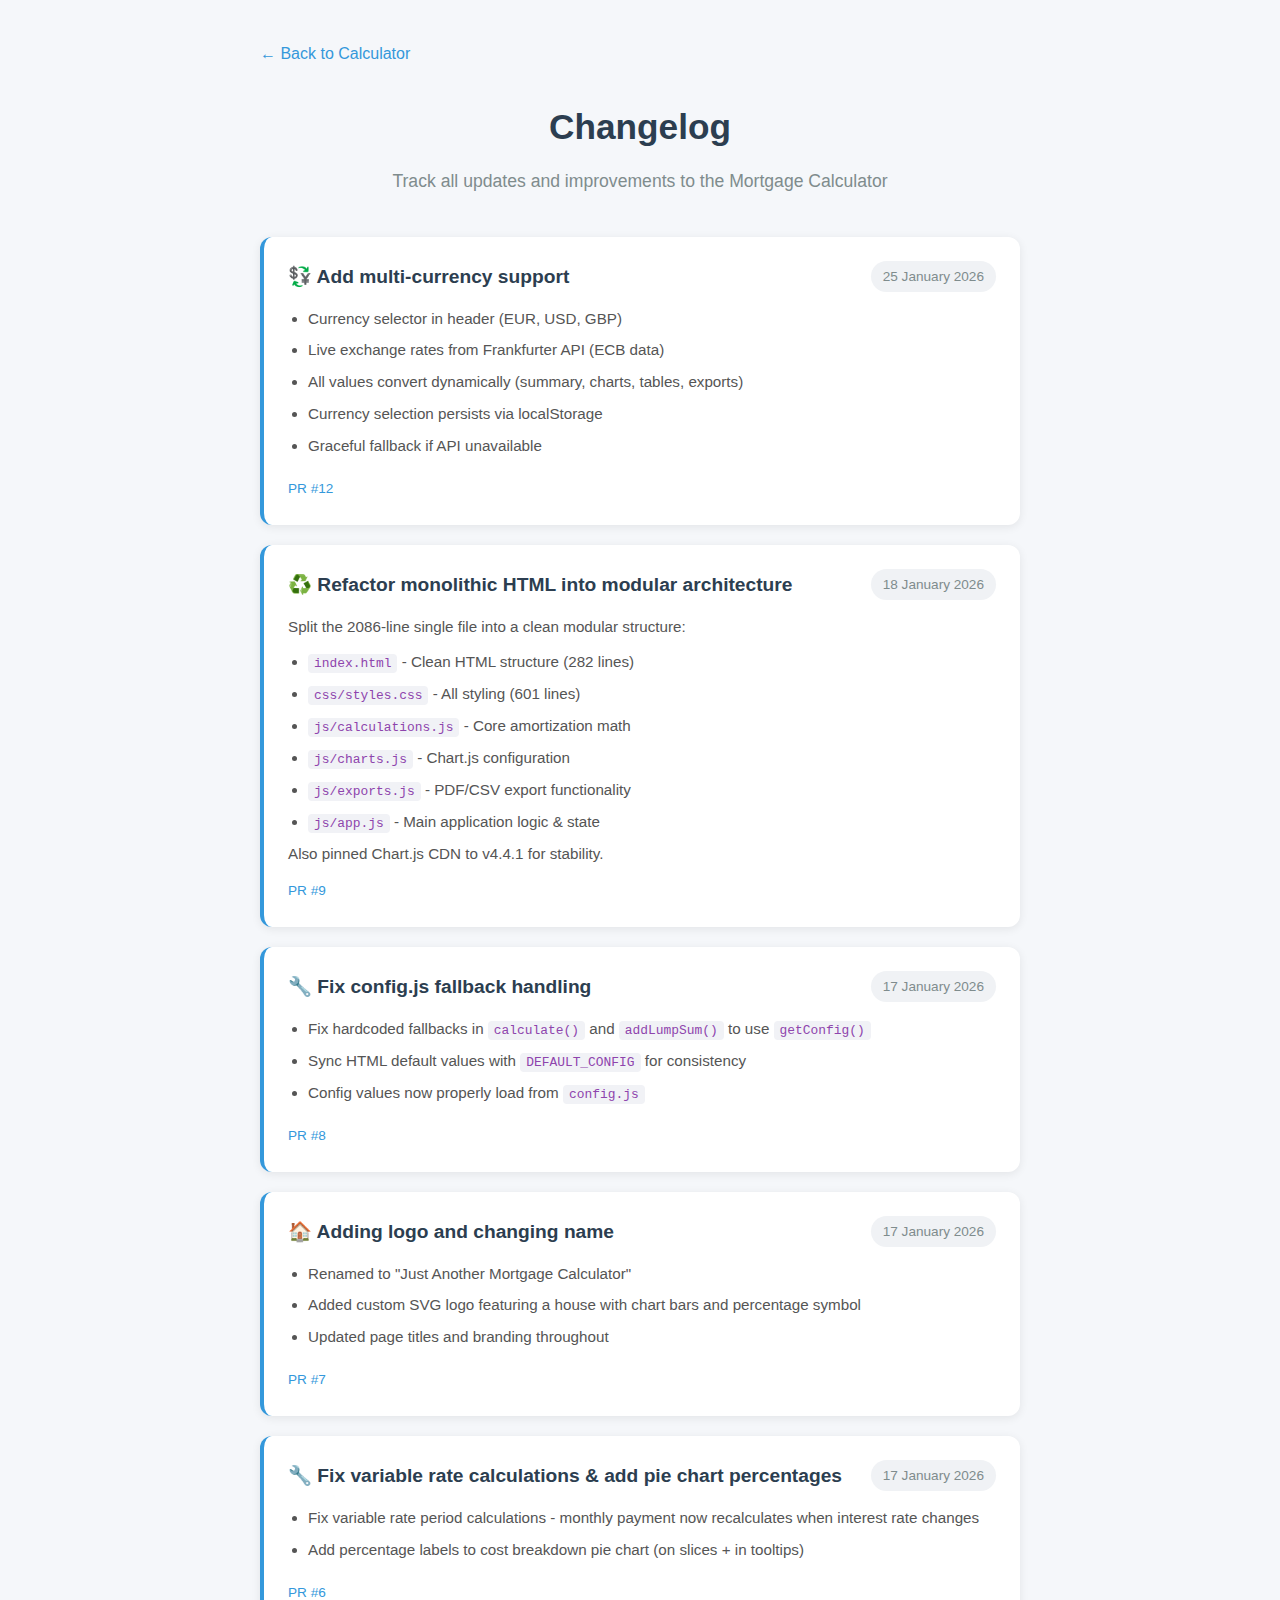
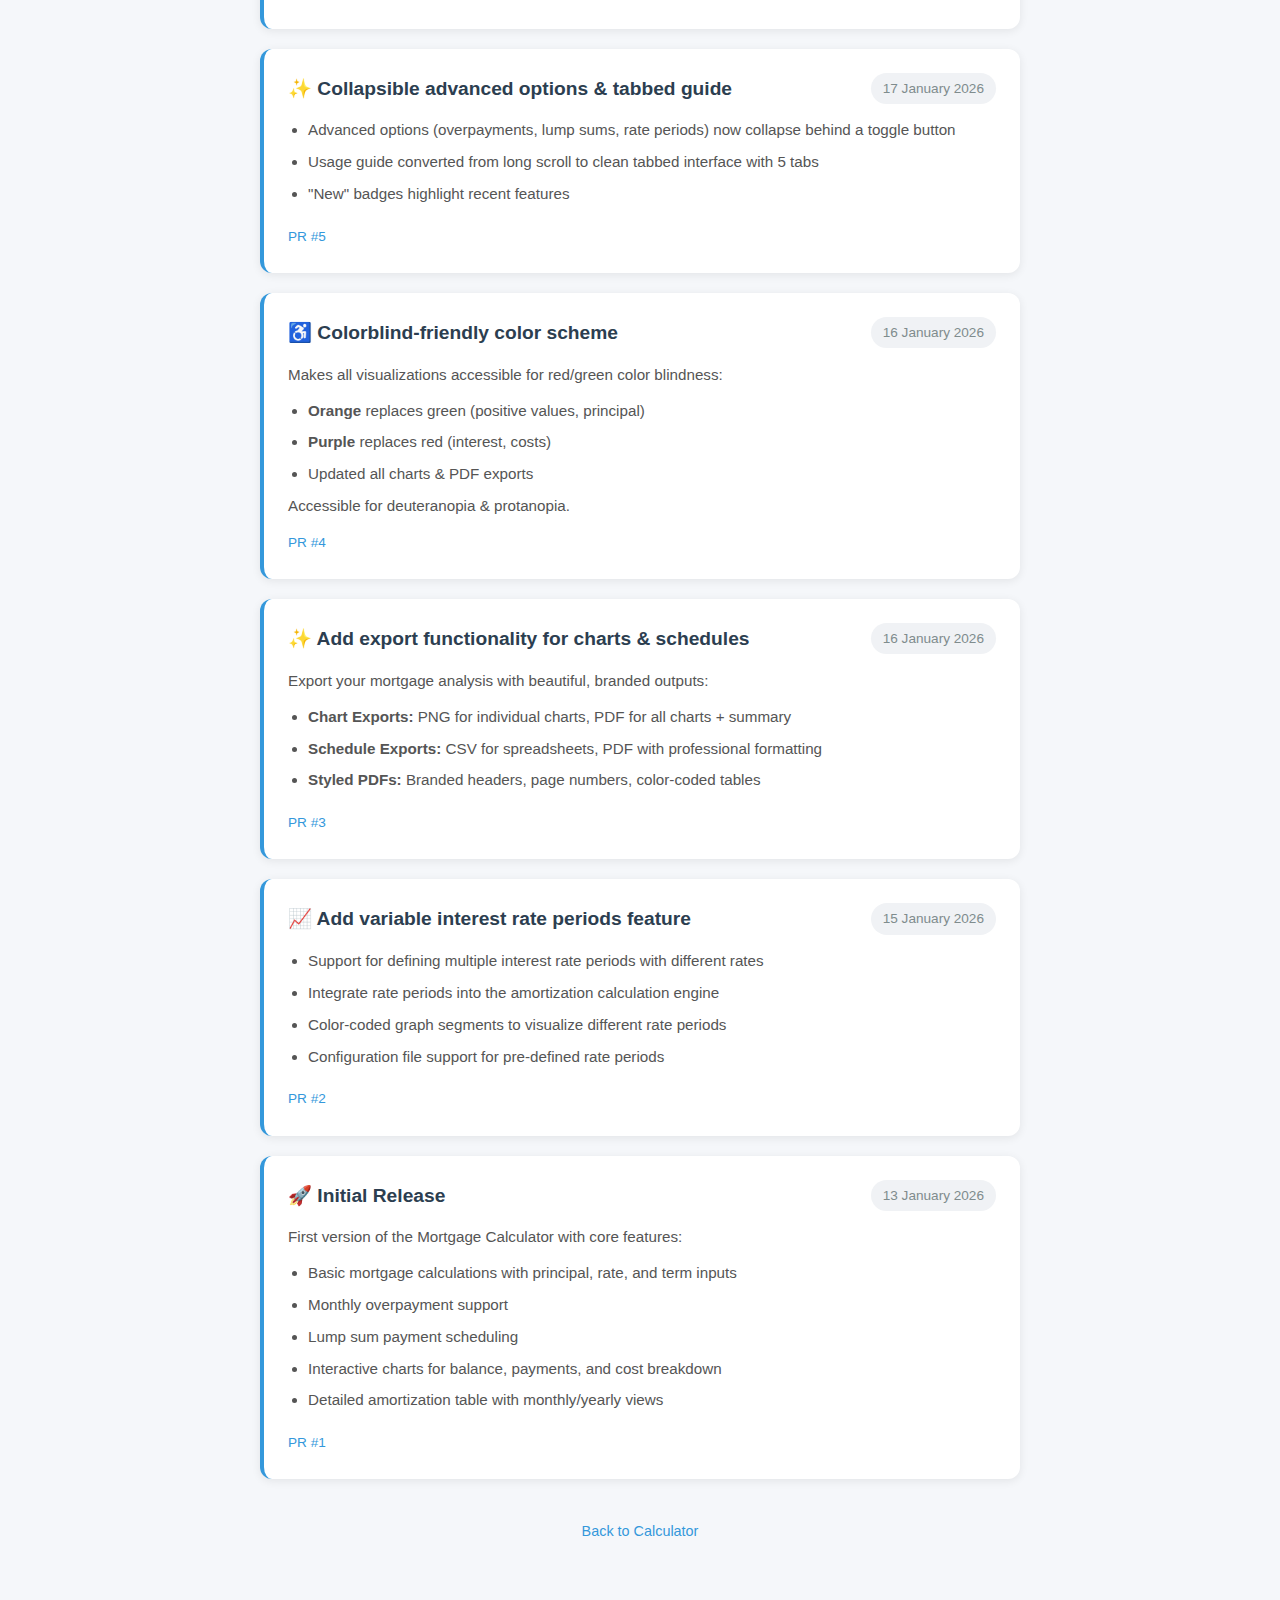
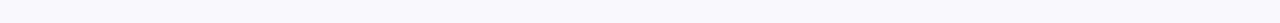
<file: changelog.html>
<!DOCTYPE html>
<html lang="en">
<head>
    <meta charset="UTF-8">
    <meta name="viewport" content="width=device-width, initial-scale=1.0">
    <title>Changelog - Just Another Mortgage Calculator</title>
    <style>
        * {
            margin: 0;
            padding: 0;
            box-sizing: border-box;
        }

        body {
            font-family: -apple-system, BlinkMacSystemFont, 'Segoe UI', Roboto, Oxygen, Ubuntu, sans-serif;
            background: #f5f7fa;
            color: #333;
            line-height: 1.7;
        }

        .container {
            max-width: 800px;
            margin: 0 auto;
            padding: 40px 20px;
        }

        header {
            text-align: center;
            margin-bottom: 40px;
        }

        header h1 {
            color: #2c3e50;
            font-size: 2.2rem;
            margin-bottom: 10px;
        }

        header p {
            color: #7f8c8d;
            font-size: 1.1rem;
        }

        .back-link {
            display: inline-block;
            margin-bottom: 30px;
            color: #3498db;
            text-decoration: none;
            font-weight: 500;
        }

        .back-link:hover {
            text-decoration: underline;
        }

        .changelog-list {
            display: flex;
            flex-direction: column;
            gap: 20px;
        }

        .changelog-entry {
            background: white;
            border-radius: 12px;
            padding: 24px;
            box-shadow: 0 2px 10px rgba(0,0,0,0.08);
            border-left: 4px solid #3498db;
        }

        .changelog-entry:hover {
            box-shadow: 0 4px 15px rgba(0,0,0,0.12);
        }

        .changelog-header {
            display: flex;
            justify-content: space-between;
            align-items: flex-start;
            margin-bottom: 12px;
            flex-wrap: wrap;
            gap: 10px;
        }

        .changelog-title {
            font-size: 1.2rem;
            font-weight: 600;
            color: #2c3e50;
        }

        .changelog-date {
            font-size: 0.85rem;
            color: #7f8c8d;
            background: #f0f2f5;
            padding: 4px 12px;
            border-radius: 20px;
            white-space: nowrap;
        }

        .changelog-description {
            color: #555;
            font-size: 0.95rem;
        }

        .changelog-description ul {
            margin: 10px 0 0 20px;
        }

        .changelog-description li {
            margin-bottom: 6px;
        }

        .changelog-description code {
            background: #f1f2f6;
            padding: 2px 6px;
            border-radius: 4px;
            font-family: 'Consolas', 'Monaco', monospace;
            font-size: 0.85em;
            color: #8e44ad;
        }

        .pr-link {
            display: inline-block;
            margin-top: 12px;
            font-size: 0.85rem;
            color: #3498db;
            text-decoration: none;
        }

        .pr-link:hover {
            text-decoration: underline;
        }

        .version-badge {
            display: inline-block;
            background: #e67e22;
            color: white;
            font-size: 0.7rem;
            padding: 3px 8px;
            border-radius: 10px;
            margin-left: 10px;
            vertical-align: middle;
            font-weight: 600;
        }

        footer {
            text-align: center;
            padding: 40px;
            color: #95a5a6;
            font-size: 0.9rem;
        }

        footer a {
            color: #3498db;
            text-decoration: none;
        }
    </style>
</head>
<body>
    <div class="container">
        <a href="index.html" class="back-link">&larr; Back to Calculator</a>

        <header>
            <h1>Changelog</h1>
            <p>Track all updates and improvements to the Mortgage Calculator</p>
        </header>

        <div class="changelog-list">
            <!-- v1.7.0 -->
            <div class="changelog-entry">
                <div class="changelog-header">
                    <span class="changelog-title">💱 Add multi-currency support</span>
                    <span class="changelog-date">25 January 2026</span>
                </div>
                <div class="changelog-description">
                    <ul>
                        <li>Currency selector in header (EUR, USD, GBP)</li>
                        <li>Live exchange rates from Frankfurter API (ECB data)</li>
                        <li>All values convert dynamically (summary, charts, tables, exports)</li>
                        <li>Currency selection persists via localStorage</li>
                        <li>Graceful fallback if API unavailable</li>
                    </ul>
                </div>
                <a href="https://github.com/Mhoram/mortgage-calc/pull/12" class="pr-link">PR #12</a>
            </div>

            <!-- v1.6.0 -->
            <div class="changelog-entry">
                <div class="changelog-header">
                    <span class="changelog-title">♻️ Refactor monolithic HTML into modular architecture</span>
                    <span class="changelog-date">18 January 2026</span>
                </div>
                <div class="changelog-description">
                    <p>Split the 2086-line single file into a clean modular structure:</p>
                    <ul>
                        <li><code>index.html</code> - Clean HTML structure (282 lines)</li>
                        <li><code>css/styles.css</code> - All styling (601 lines)</li>
                        <li><code>js/calculations.js</code> - Core amortization math</li>
                        <li><code>js/charts.js</code> - Chart.js configuration</li>
                        <li><code>js/exports.js</code> - PDF/CSV export functionality</li>
                        <li><code>js/app.js</code> - Main application logic & state</li>
                    </ul>
                    <p>Also pinned Chart.js CDN to v4.4.1 for stability.</p>
                </div>
                <a href="https://github.com/Mhoram/mortgage-calc/pull/9" class="pr-link">PR #9</a>
            </div>

            <!-- v1.5.0 -->
            <div class="changelog-entry">
                <div class="changelog-header">
                    <span class="changelog-title">🔧 Fix config.js fallback handling</span>
                    <span class="changelog-date">17 January 2026</span>
                </div>
                <div class="changelog-description">
                    <ul>
                        <li>Fix hardcoded fallbacks in <code>calculate()</code> and <code>addLumpSum()</code> to use <code>getConfig()</code></li>
                        <li>Sync HTML default values with <code>DEFAULT_CONFIG</code> for consistency</li>
                        <li>Config values now properly load from <code>config.js</code></li>
                    </ul>
                </div>
                <a href="https://github.com/Mhoram/mortgage-calc/pull/8" class="pr-link">PR #8</a>
            </div>

            <!-- v1.4.0 -->
            <div class="changelog-entry">
                <div class="changelog-header">
                    <span class="changelog-title">🏠 Adding logo and changing name</span>
                    <span class="changelog-date">17 January 2026</span>
                </div>
                <div class="changelog-description">
                    <ul>
                        <li>Renamed to "Just Another Mortgage Calculator"</li>
                        <li>Added custom SVG logo featuring a house with chart bars and percentage symbol</li>
                        <li>Updated page titles and branding throughout</li>
                    </ul>
                </div>
                <a href="https://github.com/Mhoram/mortgage-calc/pull/7" class="pr-link">PR #7</a>
            </div>

            <!-- v1.3.0 -->
            <div class="changelog-entry">
                <div class="changelog-header">
                    <span class="changelog-title">🔧 Fix variable rate calculations & add pie chart percentages</span>
                    <span class="changelog-date">17 January 2026</span>
                </div>
                <div class="changelog-description">
                    <ul>
                        <li>Fix variable rate period calculations - monthly payment now recalculates when interest rate changes</li>
                        <li>Add percentage labels to cost breakdown pie chart (on slices + in tooltips)</li>
                    </ul>
                </div>
                <a href="https://github.com/Mhoram/mortgage-calc/pull/6" class="pr-link">PR #6</a>
            </div>

            <!-- v1.2.0 -->
            <div class="changelog-entry">
                <div class="changelog-header">
                    <span class="changelog-title">✨ Collapsible advanced options & tabbed guide</span>
                    <span class="changelog-date">17 January 2026</span>
                </div>
                <div class="changelog-description">
                    <ul>
                        <li>Advanced options (overpayments, lump sums, rate periods) now collapse behind a toggle button</li>
                        <li>Usage guide converted from long scroll to clean tabbed interface with 5 tabs</li>
                        <li>"New" badges highlight recent features</li>
                    </ul>
                </div>
                <a href="https://github.com/Mhoram/mortgage-calc/pull/5" class="pr-link">PR #5</a>
            </div>

            <!-- v1.1.1 -->
            <div class="changelog-entry">
                <div class="changelog-header">
                    <span class="changelog-title">♿ Colorblind-friendly color scheme</span>
                    <span class="changelog-date">16 January 2026</span>
                </div>
                <div class="changelog-description">
                    <p>Makes all visualizations accessible for red/green color blindness:</p>
                    <ul>
                        <li><strong>Orange</strong> replaces green (positive values, principal)</li>
                        <li><strong>Purple</strong> replaces red (interest, costs)</li>
                        <li>Updated all charts & PDF exports</li>
                    </ul>
                    <p>Accessible for deuteranopia & protanopia.</p>
                </div>
                <a href="https://github.com/Mhoram/mortgage-calc/pull/4" class="pr-link">PR #4</a>
            </div>

            <!-- v1.1.0 -->
            <div class="changelog-entry">
                <div class="changelog-header">
                    <span class="changelog-title">✨ Add export functionality for charts & schedules</span>
                    <span class="changelog-date">16 January 2026</span>
                </div>
                <div class="changelog-description">
                    <p>Export your mortgage analysis with beautiful, branded outputs:</p>
                    <ul>
                        <li><strong>Chart Exports:</strong> PNG for individual charts, PDF for all charts + summary</li>
                        <li><strong>Schedule Exports:</strong> CSV for spreadsheets, PDF with professional formatting</li>
                        <li><strong>Styled PDFs:</strong> Branded headers, page numbers, color-coded tables</li>
                    </ul>
                </div>
                <a href="https://github.com/Mhoram/mortgage-calc/pull/3" class="pr-link">PR #3</a>
            </div>

            <!-- v1.0.0 -->
            <div class="changelog-entry">
                <div class="changelog-header">
                    <span class="changelog-title">📈 Add variable interest rate periods feature</span>
                    <span class="changelog-date">15 January 2026</span>
                </div>
                <div class="changelog-description">
                    <ul>
                        <li>Support for defining multiple interest rate periods with different rates</li>
                        <li>Integrate rate periods into the amortization calculation engine</li>
                        <li>Color-coded graph segments to visualize different rate periods</li>
                        <li>Configuration file support for pre-defined rate periods</li>
                    </ul>
                </div>
                <a href="https://github.com/Mhoram/mortgage-calc/pull/2" class="pr-link">PR #2</a>
            </div>

            <!-- Initial -->
            <div class="changelog-entry">
                <div class="changelog-header">
                    <span class="changelog-title">🚀 Initial Release</span>
                    <span class="changelog-date">13 January 2026</span>
                </div>
                <div class="changelog-description">
                    <p>First version of the Mortgage Calculator with core features:</p>
                    <ul>
                        <li>Basic mortgage calculations with principal, rate, and term inputs</li>
                        <li>Monthly overpayment support</li>
                        <li>Lump sum payment scheduling</li>
                        <li>Interactive charts for balance, payments, and cost breakdown</li>
                        <li>Detailed amortization table with monthly/yearly views</li>
                    </ul>
                </div>
                <a href="https://github.com/Mhoram/mortgage-calc/pull/1" class="pr-link">PR #1</a>
            </div>
        </div>

        <footer>
            <p><a href="index.html">Back to Calculator</a></p>
        </footer>
    </div>
</body>
</html>
</file>
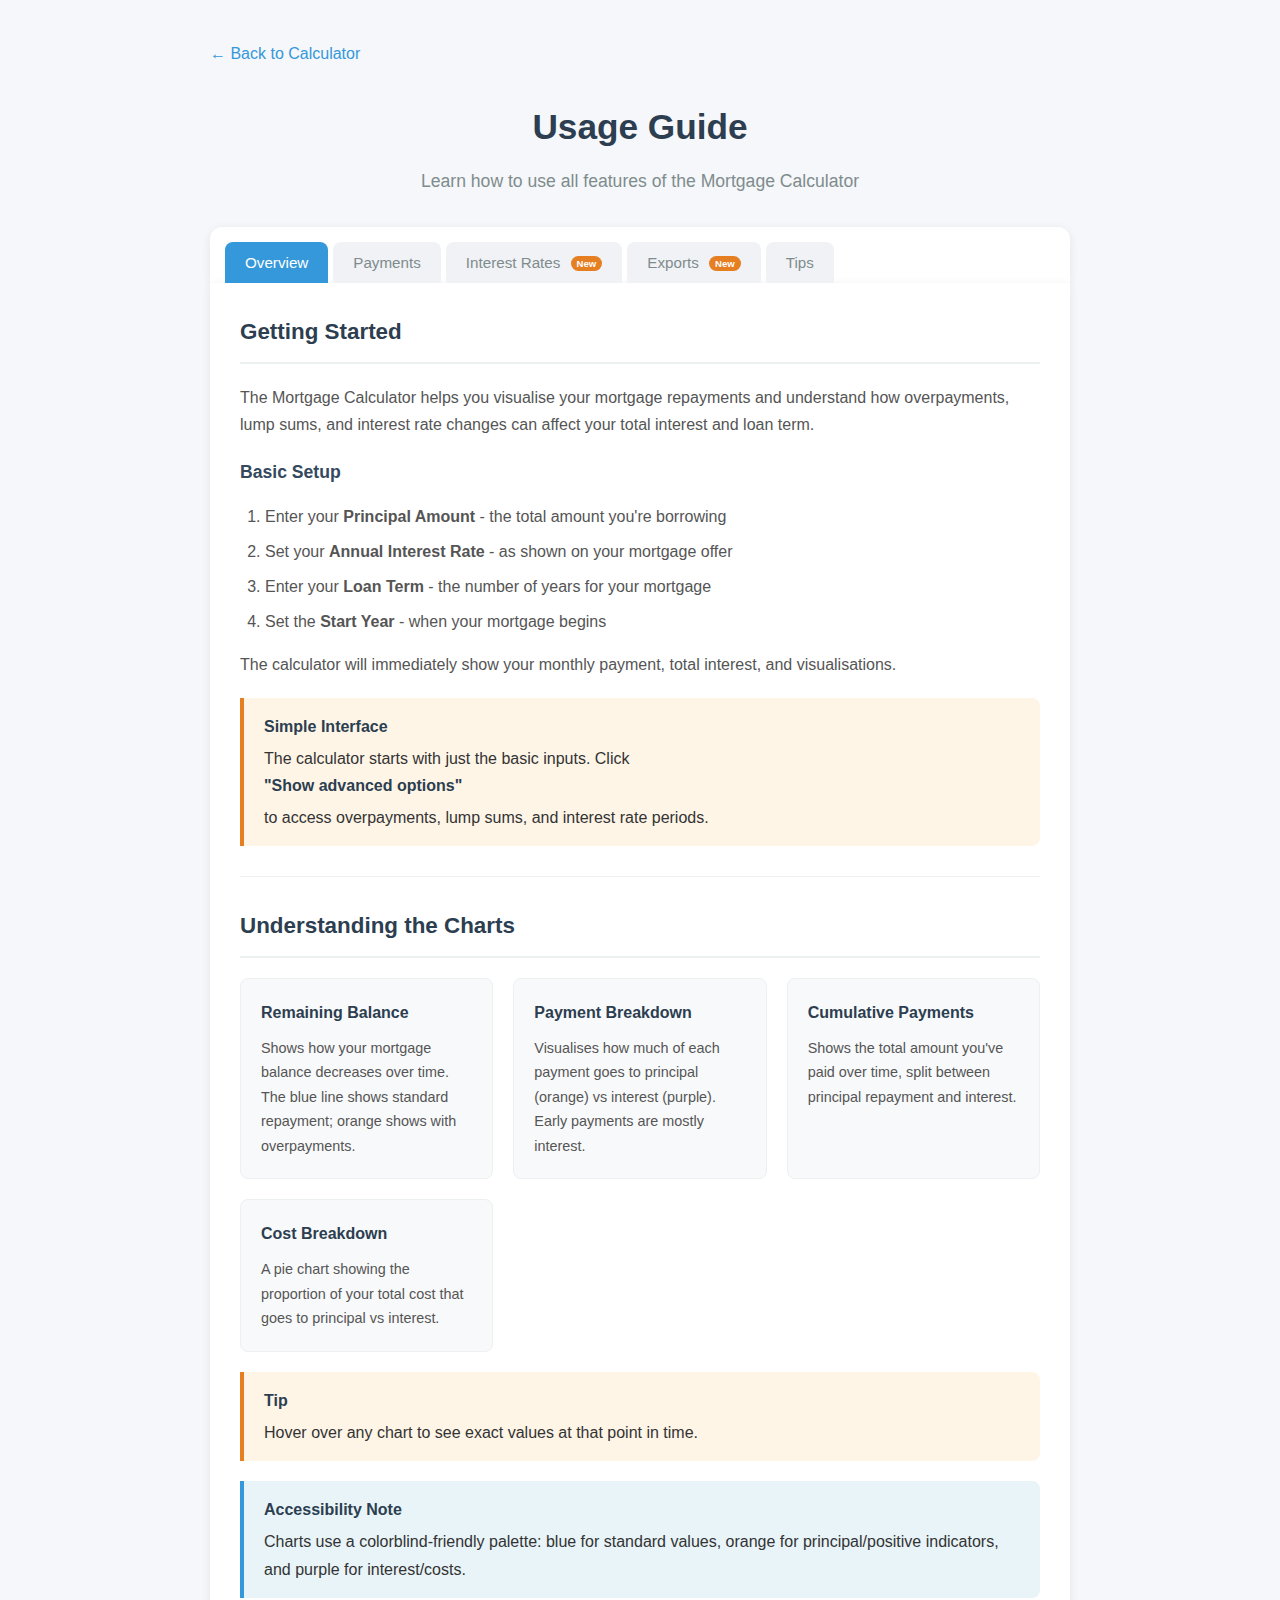
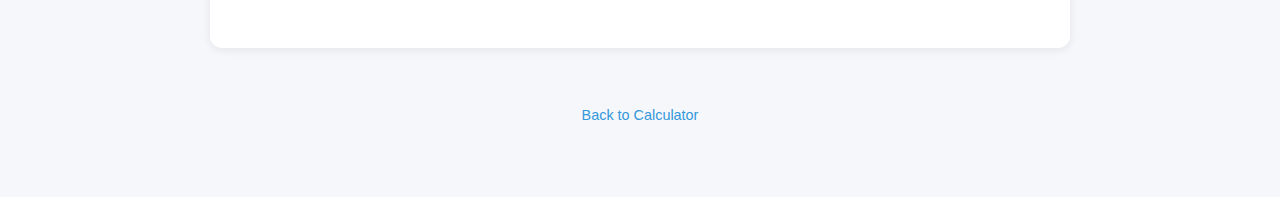
<file: guide.html>
<!DOCTYPE html>
<html lang="en">
<head>
    <meta charset="UTF-8">
    <meta name="viewport" content="width=device-width, initial-scale=1.0">
    <title>Just Another Mortgage Calculator - Usage Guide</title>
    <style>
        * {
            margin: 0;
            padding: 0;
            box-sizing: border-box;
        }

        body {
            font-family: -apple-system, BlinkMacSystemFont, 'Segoe UI', Roboto, Oxygen, Ubuntu, sans-serif;
            background: #f5f7fa;
            color: #333;
            line-height: 1.7;
        }

        .container {
            max-width: 900px;
            margin: 0 auto;
            padding: 40px 20px;
        }

        header {
            text-align: center;
            margin-bottom: 30px;
        }

        header h1 {
            color: #2c3e50;
            font-size: 2.2rem;
            margin-bottom: 10px;
        }

        header p {
            color: #7f8c8d;
            font-size: 1.1rem;
        }

        .back-link {
            display: inline-block;
            margin-bottom: 30px;
            color: #3498db;
            text-decoration: none;
            font-weight: 500;
        }

        .back-link:hover {
            text-decoration: underline;
        }

        /* Tab Navigation */
        .tab-nav {
            display: flex;
            flex-wrap: wrap;
            gap: 5px;
            margin-bottom: 0;
            background: white;
            padding: 15px 15px 0 15px;
            border-radius: 12px 12px 0 0;
            box-shadow: 0 2px 10px rgba(0,0,0,0.08);
        }

        .tab-btn {
            padding: 12px 20px;
            border: none;
            background: #f0f2f5;
            color: #7f8c8d;
            font-size: 0.95rem;
            font-weight: 500;
            cursor: pointer;
            border-radius: 8px 8px 0 0;
            transition: all 0.2s;
            position: relative;
        }

        .tab-btn:hover {
            background: #e8eaed;
            color: #2c3e50;
        }

        .tab-btn.active {
            background: #3498db;
            color: white;
        }

        .tab-btn .badge {
            display: inline-block;
            background: #e67e22;
            color: white;
            font-size: 0.6rem;
            padding: 2px 6px;
            border-radius: 8px;
            margin-left: 6px;
            vertical-align: middle;
            font-weight: 600;
        }

        .tab-btn.active .badge {
            background: white;
            color: #3498db;
        }

        /* Tab Content */
        .tab-content {
            display: none;
            background: white;
            border-radius: 0 0 12px 12px;
            padding: 30px;
            box-shadow: 0 2px 10px rgba(0,0,0,0.08);
            margin-bottom: 25px;
        }

        .tab-content.active {
            display: block;
        }

        .section {
            margin-bottom: 30px;
        }

        .section:last-child {
            margin-bottom: 0;
        }

        .section h2 {
            color: #2c3e50;
            font-size: 1.4rem;
            margin-bottom: 20px;
            padding-bottom: 10px;
            border-bottom: 2px solid #ecf0f1;
        }

        .section h3 {
            color: #34495e;
            font-size: 1.1rem;
            margin: 20px 0 10px 0;
        }

        .section p {
            margin-bottom: 15px;
            color: #555;
        }

        .section ul, .section ol {
            margin: 15px 0 15px 25px;
            color: #555;
        }

        .section li {
            margin-bottom: 8px;
        }

        .highlight-box {
            background: #e8f4f8;
            border-left: 4px solid #3498db;
            padding: 15px 20px;
            margin: 20px 0;
            border-radius: 0 8px 8px 0;
        }

        .highlight-box.tip {
            background: #fef5e7;
            border-left-color: #e67e22;
        }

        .highlight-box.warning {
            background: #f5eef8;
            border-left-color: #8e44ad;
        }

        .highlight-box strong {
            display: block;
            margin-bottom: 5px;
            color: #2c3e50;
        }

        code {
            background: #f1f2f6;
            padding: 2px 8px;
            border-radius: 4px;
            font-family: 'Consolas', 'Monaco', monospace;
            font-size: 0.9em;
            color: #8e44ad;
        }

        .feature-grid {
            display: grid;
            grid-template-columns: repeat(auto-fit, minmax(250px, 1fr));
            gap: 20px;
            margin: 20px 0;
        }

        .feature-card {
            background: #f8f9fa;
            padding: 20px;
            border-radius: 8px;
            border: 1px solid #ecf0f1;
        }

        .feature-card h4 {
            color: #2c3e50;
            margin-bottom: 10px;
            font-size: 1rem;
        }

        .feature-card p {
            font-size: 0.9rem;
            margin-bottom: 0;
        }

        table {
            width: 100%;
            border-collapse: collapse;
            margin: 20px 0;
        }

        th, td {
            padding: 12px 15px;
            text-align: left;
            border-bottom: 1px solid #ecf0f1;
        }

        th {
            background: #2c3e50;
            color: white;
            font-weight: 600;
        }

        tr:hover {
            background: #f8f9fa;
        }

        .color-sample {
            display: inline-block;
            width: 16px;
            height: 16px;
            border-radius: 3px;
            vertical-align: middle;
            margin-right: 8px;
        }

        .new-badge {
            display: inline-block;
            background: #e67e22;
            color: white;
            font-size: 0.7rem;
            padding: 2px 8px;
            border-radius: 10px;
            margin-left: 8px;
            vertical-align: middle;
            font-weight: 600;
        }

        .divider {
            height: 1px;
            background: #ecf0f1;
            margin: 30px 0;
        }

        footer {
            text-align: center;
            padding: 30px;
            color: #95a5a6;
            font-size: 0.9rem;
        }

        footer a {
            color: #3498db;
            text-decoration: none;
        }

        /* Responsive */
        @media (max-width: 600px) {
            .tab-nav {
                padding: 10px 10px 0 10px;
            }

            .tab-btn {
                padding: 10px 14px;
                font-size: 0.85rem;
            }

            .tab-content {
                padding: 20px;
            }
        }
    </style>
</head>
<body>
    <div class="container">
        <a href="mortgage_calculator.html" class="back-link">&larr; Back to Calculator</a>

        <header>
            <h1>Usage Guide</h1>
            <p>Learn how to use all features of the Mortgage Calculator</p>
        </header>

        <!-- Tab Navigation -->
        <div class="tab-nav">
            <button class="tab-btn active" data-tab="overview">Overview</button>
            <button class="tab-btn" data-tab="payments">Payments</button>
            <button class="tab-btn" data-tab="rates">Interest Rates <span class="badge">New</span></button>
            <button class="tab-btn" data-tab="exports">Exports <span class="badge">New</span></button>
            <button class="tab-btn" data-tab="tips">Tips</button>
        </div>

        <!-- Overview Tab -->
        <div class="tab-content active" id="overview">
            <div class="section">
                <h2>Getting Started</h2>
                <p>The Mortgage Calculator helps you visualise your mortgage repayments and understand how overpayments, lump sums, and interest rate changes can affect your total interest and loan term.</p>

                <h3>Basic Setup</h3>
                <ol>
                    <li>Enter your <strong>Principal Amount</strong> - the total amount you're borrowing</li>
                    <li>Set your <strong>Annual Interest Rate</strong> - as shown on your mortgage offer</li>
                    <li>Enter your <strong>Loan Term</strong> - the number of years for your mortgage</li>
                    <li>Set the <strong>Start Year</strong> - when your mortgage begins</li>
                </ol>

                <p>The calculator will immediately show your monthly payment, total interest, and visualisations.</p>

                <div class="highlight-box tip">
                    <strong>Simple Interface</strong>
                    The calculator starts with just the basic inputs. Click <strong>"Show advanced options"</strong> to access overpayments, lump sums, and interest rate periods.
                </div>
            </div>

            <div class="divider"></div>

            <div class="section">
                <h2>Understanding the Charts</h2>

                <div class="feature-grid">
                    <div class="feature-card">
                        <h4>Remaining Balance</h4>
                        <p>Shows how your mortgage balance decreases over time. The blue line shows standard repayment; orange shows with overpayments.</p>
                    </div>
                    <div class="feature-card">
                        <h4>Payment Breakdown</h4>
                        <p>Visualises how much of each payment goes to principal (orange) vs interest (purple). Early payments are mostly interest.</p>
                    </div>
                    <div class="feature-card">
                        <h4>Cumulative Payments</h4>
                        <p>Shows the total amount you've paid over time, split between principal repayment and interest.</p>
                    </div>
                    <div class="feature-card">
                        <h4>Cost Breakdown</h4>
                        <p>A pie chart showing the proportion of your total cost that goes to principal vs interest.</p>
                    </div>
                </div>

                <div class="highlight-box tip">
                    <strong>Tip</strong>
                    Hover over any chart to see exact values at that point in time.
                </div>

                <div class="highlight-box">
                    <strong>Accessibility Note</strong>
                    Charts use a colorblind-friendly palette: blue for standard values, orange for principal/positive indicators, and purple for interest/costs.
                </div>
            </div>
        </div>

        <!-- Payments Tab -->
        <div class="tab-content" id="payments">
            <div class="section">
                <h2>Advanced Options</h2>
                <p>Click the <strong>"Show advanced options"</strong> button below the basic inputs to reveal additional features:</p>
                <ul>
                    <li><strong>Overpayments</strong> - Add regular monthly overpayments</li>
                    <li><strong>Lump Sum Payments</strong> - Schedule one-time extra payments</li>
                    <li><strong>Interest Rate Periods</strong> - Model different rates over time</li>
                </ul>
            </div>

            <div class="divider"></div>

            <div class="section">
                <h2>Using Overpayments</h2>
                <p>Regular overpayments can significantly reduce your mortgage term and total interest paid.</p>

                <h3>How to Add Overpayments</h3>
                <ol>
                    <li>Click <strong>"Show advanced options"</strong> to reveal the Overpayments panel</li>
                    <li>Tick the <strong>"Enable monthly overpayment"</strong> checkbox</li>
                    <li>Enter the extra amount you want to pay each month</li>
                    <li>Watch the charts update to show the impact</li>
                </ol>

                <div class="highlight-box">
                    <strong>Example</strong>
                    On a &euro;200,000 mortgage at 3% over 25 years, paying an extra &euro;200/month could save you over &euro;25,000 in interest and reduce your term by 5+ years.
                </div>

                <h3>What the Summary Shows</h3>
                <table>
                    <tr>
                        <th>Field</th>
                        <th>Description</th>
                    </tr>
                    <tr>
                        <td>Standard Term</td>
                        <td>Your original mortgage length</td>
                    </tr>
                    <tr>
                        <td>With Overpayments</td>
                        <td>New term with overpayments applied</td>
                    </tr>
                    <tr>
                        <td>Standard Interest</td>
                        <td>Total interest without overpayments</td>
                    </tr>
                    <tr>
                        <td>Interest Saved</td>
                        <td>How much you save by overpaying</td>
                    </tr>
                </table>
            </div>

            <div class="divider"></div>

            <div class="section">
                <h2>Lump Sum Payments</h2>
                <p>Lump sum payments are one-time extra payments, such as a bonus, inheritance, or savings.</p>

                <h3>How to Add Lump Sums</h3>
                <ol>
                    <li>Click <strong>"Show advanced options"</strong> to reveal the Lump Sum panel</li>
                    <li>Click the <strong>"+ Add Lump Sum"</strong> button</li>
                    <li>Enter the <strong>year</strong> when you'll make the payment</li>
                    <li>Enter the <strong>amount</strong> of the lump sum</li>
                    <li>Add multiple lump sums if needed</li>
                    <li>Click the <strong>&times;</strong> button to remove a lump sum</li>
                </ol>

                <div class="highlight-box warning">
                    <strong>Note</strong>
                    Lump sums are applied at the start of the specified year (January). The amortization table highlights months with lump sum payments.
                </div>
            </div>
        </div>

        <!-- Interest Rates Tab -->
        <div class="tab-content" id="rates">
            <div class="section">
                <h2>Interest Rate Periods <span class="new-badge">New</span></h2>
                <p>Model scenarios where your interest rate changes over time, such as fixed-rate periods followed by variable rates.</p>

                <h3>How to Add Rate Periods</h3>
                <ol>
                    <li>Click <strong>"Show advanced options"</strong> to reveal the Interest Rate Periods panel</li>
                    <li>Click the <strong>"+ Add Rate Period"</strong> button</li>
                    <li>Enter the <strong>Start Year</strong> - when this rate begins</li>
                    <li>Enter the <strong>End Year</strong> - when this rate ends</li>
                    <li>Enter the <strong>Rate %</strong> - the interest rate for this period</li>
                    <li>Add multiple periods to cover your full mortgage term</li>
                </ol>

                <div class="highlight-box">
                    <strong>Example</strong>
                    If you have a 5-year fixed rate at 2.5% starting in 2025, followed by a variable rate of 4%:
                    <br><br>
                    Period 1: Start 2025, End 2029, Rate 2.5%<br>
                    Period 2: Start 2030, End 2055, Rate 4.0%
                </div>

                <div class="highlight-box tip">
                    <strong>Visual Indicator</strong>
                    When rate periods are defined, the balance chart shows different colored segments for each rate period, making it easy to see how rate changes affect your repayment.
                </div>
            </div>
        </div>

        <!-- Exports Tab -->
        <div class="tab-content" id="exports">
            <div class="section">
                <h2>Export Features <span class="new-badge">New</span></h2>
                <p>Export your mortgage analysis for records, sharing, or further analysis.</p>

                <h3>Chart Exports</h3>
                <table>
                    <tr>
                        <th>Format</th>
                        <th>Description</th>
                    </tr>
                    <tr>
                        <td><strong>PNG</strong></td>
                        <td>Click the "PNG" button on any chart to download it as an image file. Perfect for sharing or presentations.</td>
                    </tr>
                    <tr>
                        <td><strong>PDF (All Charts)</strong></td>
                        <td>Click "Export All Charts as PDF" to create a multi-page PDF containing all four charts plus a mortgage summary page.</td>
                    </tr>
                </table>

                <h3>Schedule Exports</h3>
                <table>
                    <tr>
                        <th>Format</th>
                        <th>Description</th>
                    </tr>
                    <tr>
                        <td><strong>CSV</strong></td>
                        <td>Download the full amortization schedule as a spreadsheet file. Opens in Excel, Google Sheets, or any spreadsheet application. Includes all columns and totals.</td>
                    </tr>
                    <tr>
                        <td><strong>PDF</strong></td>
                        <td>Download a professionally formatted PDF of the amortization schedule with headers, page numbers, and totals.</td>
                    </tr>
                </table>

                <div class="highlight-box tip">
                    <strong>Tip</strong>
                    The export buttons are located next to each chart title (for PNG) and above the amortization table (for CSV/PDF). Exports respect your current view selection (Standard or With Overpayments).
                </div>
            </div>

            <div class="divider"></div>

            <div class="section">
                <h2>Amortization Table</h2>
                <p>The amortization table shows a detailed breakdown of every payment over the life of your mortgage.</p>

                <h3>Table Controls</h3>
                <table>
                    <tr>
                        <th>Control</th>
                        <th>Options</th>
                    </tr>
                    <tr>
                        <td>View</td>
                        <td><strong>With Overpayments</strong> - shows schedule with your overpayments applied<br>
                            <strong>Standard Schedule</strong> - shows the original payment schedule</td>
                    </tr>
                    <tr>
                        <td>Show</td>
                        <td><strong>All Months</strong> - displays every monthly payment<br>
                            <strong>Yearly Summary</strong> - aggregates data by year</td>
                    </tr>
                    <tr>
                        <td>Export CSV</td>
                        <td>Download schedule as spreadsheet file</td>
                    </tr>
                    <tr>
                        <td>Export PDF</td>
                        <td>Download schedule as formatted PDF</td>
                    </tr>
                </table>

                <h3>Table Columns</h3>
                <table>
                    <tr>
                        <th>Column</th>
                        <th>Description</th>
                    </tr>
                    <tr>
                        <td>#</td>
                        <td>Payment number (or months in year for yearly view)</td>
                    </tr>
                    <tr>
                        <td>Date</td>
                        <td>Month and year of the payment</td>
                    </tr>
                    <tr>
                        <td>Payment</td>
                        <td>Total payment amount for that month</td>
                    </tr>
                    <tr>
                        <td>Principal</td>
                        <td>Amount going towards your loan balance</td>
                    </tr>
                    <tr>
                        <td>Interest</td>
                        <td>Amount going to the lender as interest</td>
                    </tr>
                    <tr>
                        <td>Extra</td>
                        <td>Overpayments and lump sums combined</td>
                    </tr>
                    <tr>
                        <td>Balance</td>
                        <td>Remaining mortgage balance after the payment</td>
                    </tr>
                </table>

                <h3>Row Highlighting</h3>
                <ul>
                    <li><span class="color-sample" style="background:#e8f4f8"></span><strong>Blue rows</strong> - January (start of each year)</li>
                    <li><span class="color-sample" style="background:#e8f5e9"></span><strong>Green rows</strong> - Months with lump sum payments</li>
                </ul>
            </div>
        </div>

        <!-- Tips Tab -->
        <div class="tab-content" id="tips">
            <div class="section">
                <h2>Tips for Planning</h2>

                <div class="highlight-box tip">
                    <strong>Start Small</strong>
                    Even small overpayments make a difference. Try &euro;50-100/month to start and increase when possible.
                </div>

                <div class="highlight-box tip">
                    <strong>Use Windfalls</strong>
                    Tax refunds, bonuses, or gifts can be added as lump sums to see their long-term impact.
                </div>

                <div class="highlight-box tip">
                    <strong>Plan for Rate Changes</strong>
                    If your fixed rate period is ending soon, use Interest Rate Periods to model what happens when you move to a variable rate.
                </div>

                <div class="highlight-box tip">
                    <strong>Compare Scenarios</strong>
                    Toggle between "Standard Schedule" and "With Overpayments" in the table to compare the difference.
                </div>

                <div class="highlight-box tip">
                    <strong>Export for Advisors</strong>
                    Use the PDF export to create professional documents to share with financial advisors or mortgage brokers.
                </div>

                <div class="highlight-box warning">
                    <strong>Check Your Mortgage Terms</strong>
                    Some mortgages have limits on overpayments (often 10% per year) or early repayment charges. Check with your lender before making large overpayments.
                </div>
            </div>

            <div class="divider"></div>

            <div class="section">
                <h2>Keyboard Shortcuts</h2>
                <p>Use the <code>Tab</code> key to move between input fields quickly. All inputs accept direct number entry.</p>
            </div>
        </div>

        <footer>
            <p><a href="mortgage_calculator.html">Back to Calculator</a></p>
        </footer>
    </div>

    <script>
        // Tab switching functionality
        document.querySelectorAll('.tab-btn').forEach(button => {
            button.addEventListener('click', () => {
                // Remove active class from all buttons and content
                document.querySelectorAll('.tab-btn').forEach(btn => btn.classList.remove('active'));
                document.querySelectorAll('.tab-content').forEach(content => content.classList.remove('active'));

                // Add active class to clicked button
                button.classList.add('active');

                // Show corresponding content
                const tabId = button.getAttribute('data-tab');
                document.getElementById(tabId).classList.add('active');
            });
        });
    </script>
</body>
</html>
</file>
